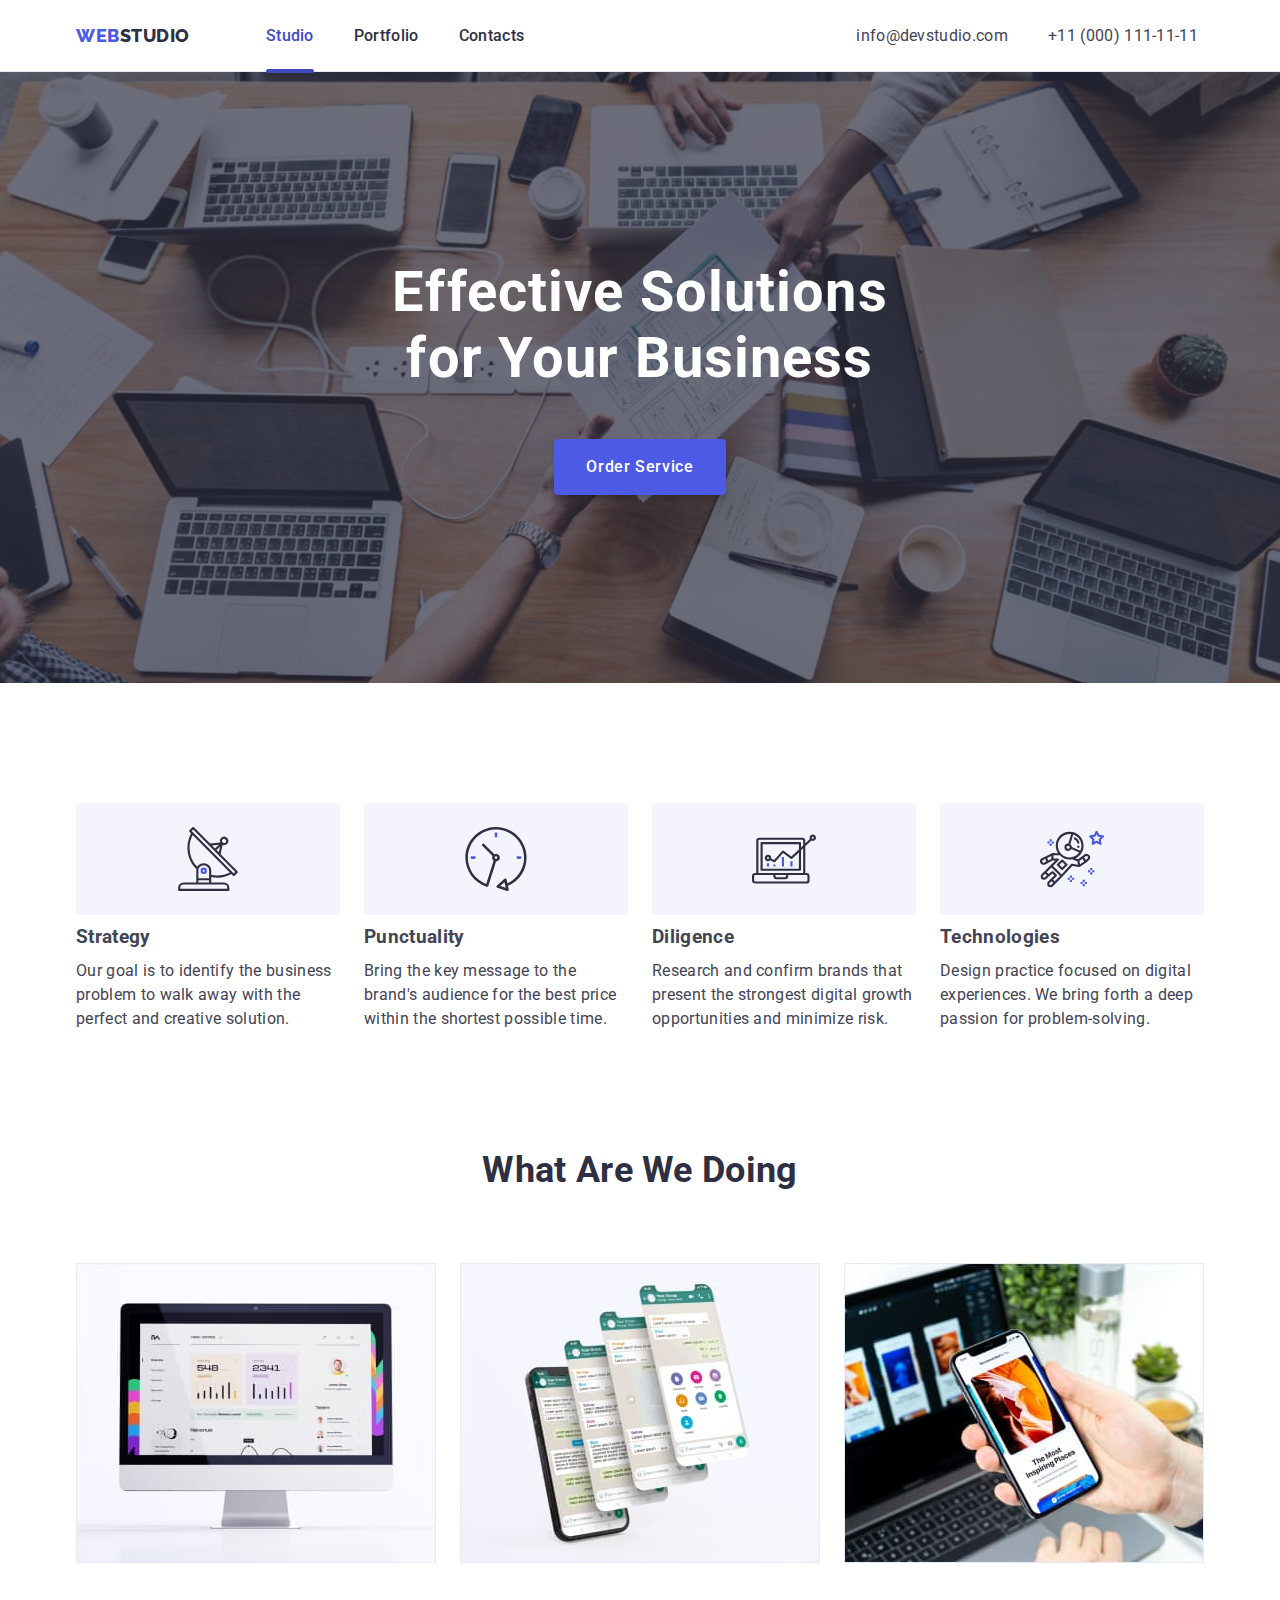
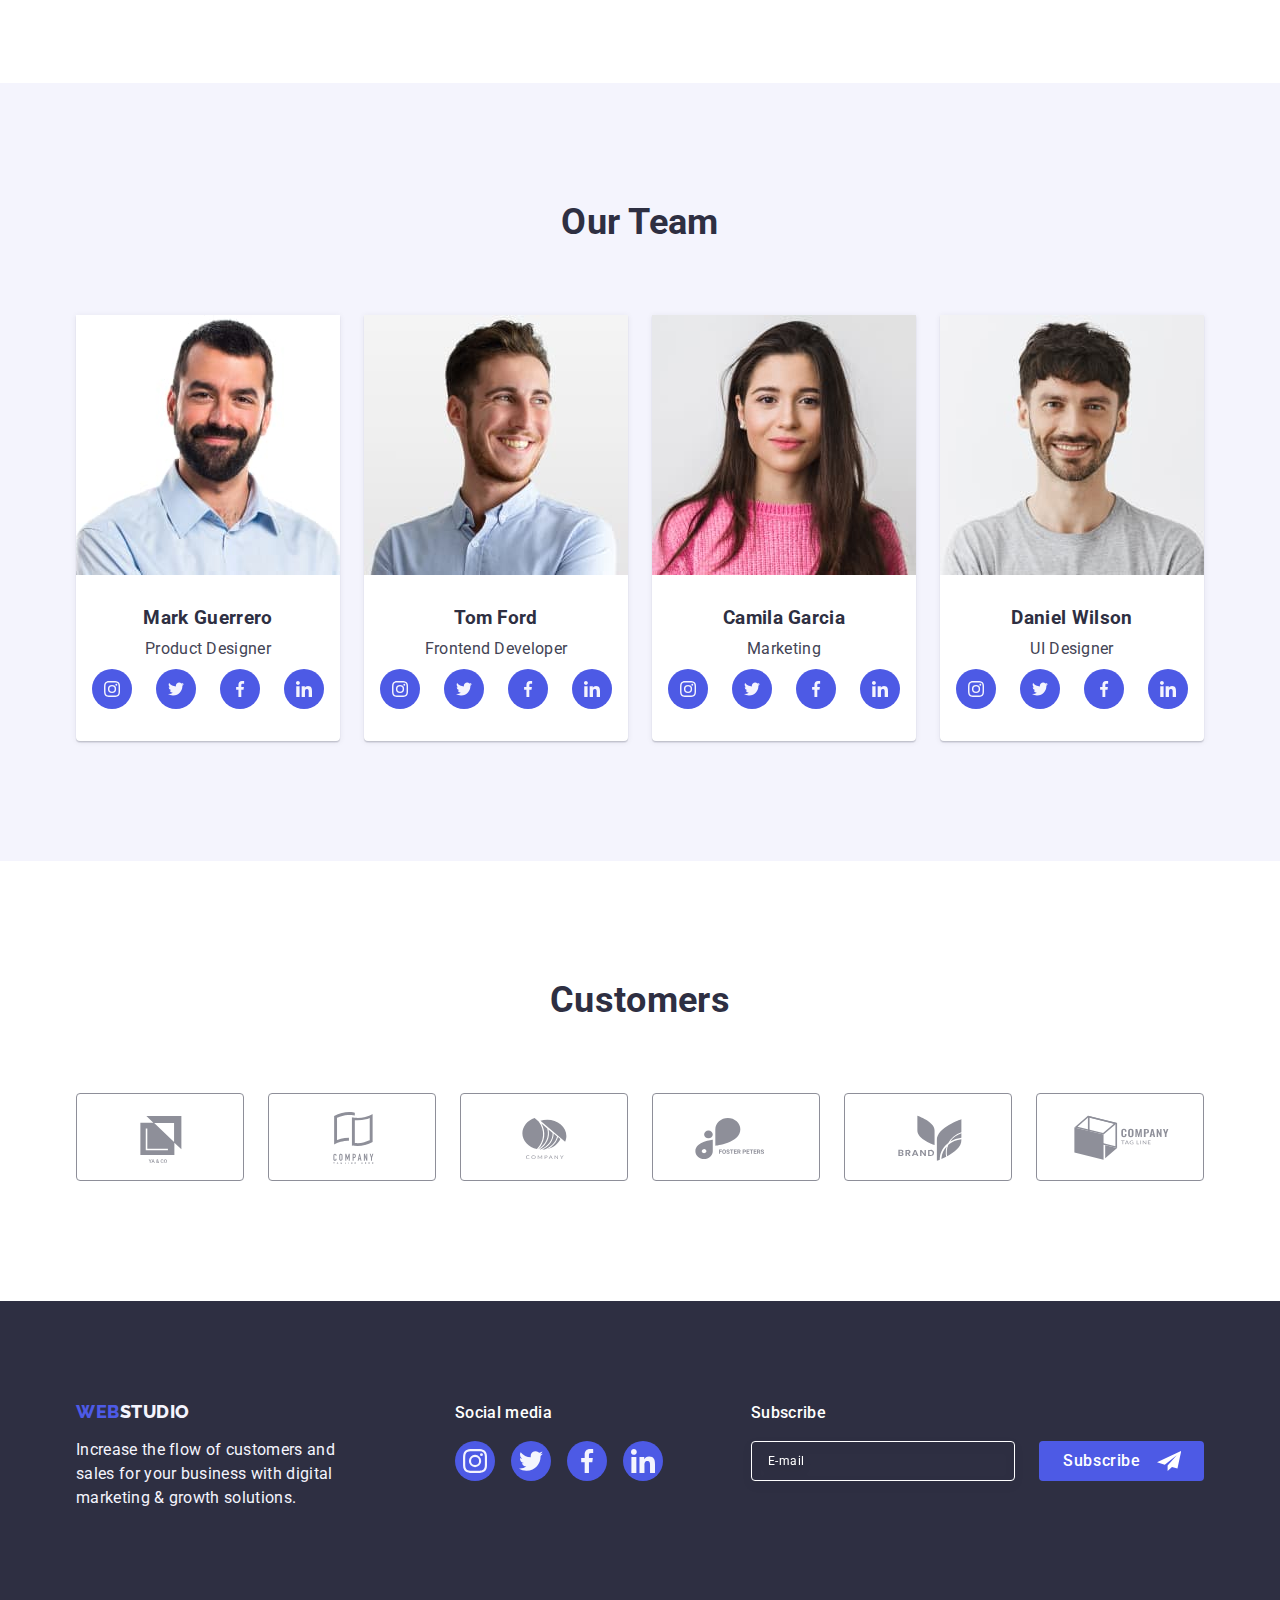
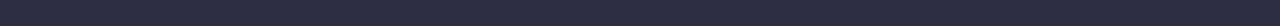
<file: index.html>
<!DOCTYPE html>
<html lang="en">
 <head>
    <meta charset="UTF-8">
    <meta http-equiv="X-UA-Compatible" content="IE=edge">
    <meta name="viewport" content="width=device-width, initial-scale=1.0">
    <title>Document</title>
    <link rel="preconnect" href="https://fonts.googleapis.com">
    <link rel="preconnect" href="https://fonts.gstatic.com" crossorigin>
    <link href="https://fonts.googleapis.com/css2?family=Roboto:wght@400;500;700;900&display=swap" rel="stylesheet">
    <link href="https://fonts.googleapis.com/css2?family=Raleway:wght@400;500;700;800;900&display=swap" rel="stylesheet">   
    <link rel="stylesheet" href="https://cdnjs.cloudflare.com/ajax/libs/modern-normalize/1.1.0/modern-normalize.min.css">
    <link rel="stylesheet" href="./css/styles.css">

 </head>
   
 <body>
  <header class="page-header">
    <div class="container page-header-container">
      <nav class="page-navigation"> 
        <a href="./index.html" class="header-logo link">Web<span class="header-logo-second">Studio</span></a>
        <ul class="menu list">
          <li class="menu-item">
             <a href="./index.html" class="menu-link current link">Studio</a></li>
          <li class="menu-item">
             <a href="./portfolio.html" class="menu-link link">Portfolio</a></li>
          <li class="menu-item">
             <a href="" class="menu-link link">Contacts</a></li>
        </ul>
      </nav> 
      <address class="header-adress">
        <ul class="header-asdress-list list">
             <li class="menu-item">
               <a class="header-contacts link" href="mailto:info@devstudio.com">info@devstudio.com</a></li>
              <li class="menu-item">
                <a class="header-contacts link" href="tel:+110001111111">+11 (000) 111-11-11</a></li>
        </ul>
      </address>  
    </div>
  </header>
     
  <main>
  <!--section 1 Effective Solutions for Your Business-->
  <section class="hero-oder"> 
    <div class="container">
      <h1 class="hero-title">Effective Solutions for Your Business</h1>
      <button class="hero-btn" type="button" data-modal-open>Order Service</button>
    </div>                                                                                                                                                                                                                                                                                                                                                                                       

  </section>  
  
 
  <!--section 2 Feature-->
  <section class="section-feature">
    <div class="container">
      <h2 class="visually-hidden">strategy</h2>
   
      <ul class="feature-list list">
        <li class="feature-list-item">
          <div class="feature-list-item-icon">
            <svg class="feature-list-icon" 
            aria-label="strategy" 
            width="64" 
            height="64">
            <use href="./images/icons.svg#icon-strategy"></use>
          </svg>
          </div>       
          <h3 class="title">Strategy</h3>
          <p class="text">Our goal is to identify the business problem to walk away with the perfect and creative solution.</p>

        </li>
        
        <li class="feature-list-item icon-punctuality">
          <div class="feature-list-item-icon">
            <svg class="feature-list-icon" 
            aria-label="punctuality" 
            width="64" 
            height="64">
            <use href="./images/icons.svg#icon-punctuality"></use>
          </svg>
          </div>   
          <h3 class="title">Punctuality</h3>
          <p class="text">Bring the key message to the brand's audience for the best price within the shortest possible time.</p>
        </li>
  
        <li class="feature-list-item icon-diligence">
          <div class="feature-list-item-icon">
            <svg class="feature-list-icon" 
            aria-label="diligence" 
            width="64" 
            height="64">
            <use href="./images/icons.svg#icon-diligence"></use>
          </svg>
          </div>   
          <h3 class="title">Diligence</h3>
          <p class="text">Research and confirm brands that present the strongest digital growth opportunities and minimize risk.</p>
        </li>
  
        <li class="feature-list-item icon-technologies">
          <div class="feature-list-item-icon">
            <svg class="feature-list-icon" 
            aria-label="technologies" 
            width="64" 
            height="64">
            <use href="./images/icons.svg#icon-technologies"></use>
          </svg>
          </div>   
           <h3 class="title">Technologies</h3>
          <p class="text">Design practice focused on digital experiences. We bring forth a deep passion for problem-solving.</p>
        </li>
      </ul>
    </div>
   </section>
  
    
      
    <!--section 3 projects-->
    <section class="section-projects">
      <div class="container">
        <h2 class="section-title">What are we doing</h2>
        <ul class="projects-list list">
          <li class="item">
             <img src="./images/Rectangle1.jpg" width="360" alt="monitore"></li>
          <li class="item"> 
             <img src="./images/Rectangle2.jpg" width="360" alt="smartphone"></li>
          <li class="item"> 
             <img src="./images/Rectangle3.jpg" width="360" alt="smartphone+laptop"></li>
        </ul> 
      </div>
    </section>
      

  <!--section 4 Our Team-->
     <section class="section-team">
      <div class="container">
        <h2 class="section-title">Our Team</h2>
        <ul class="team-list list">
           <li class="item"> 
            <img class="img" src="./images/mark_guerrero.jpg" width="264" alt="Mark Guerrero"> 
            <div class="team-item-content">
              <h3 class="title">Mark Guerrero</h3>
              <p class="text">Product Designer</p>
              <ul class="social-list list">
                <li class="social-list-item">
                  <a href="" class="social-list-link">
                    <svg
                      class="social-list-icon"
                      aria-label="icon-instagram"
                      width="16"
                      height="16"
                      >
                      <use href="./images/icons.svg#icon-instagram"></use>
                    </svg>
                  </a>
                </li>
                <li class="social-list-item">
                  <a href="" class="social-list-link">
                    <svg
                      class="social-list-icon"
                      aria-label="icon-twitter"
                      width="16"
                      height="16"
                    >
                      <use href="./images/icons.svg#icon-twitter"></use>
                    </svg>
                  </a>
                </li>
                <li class="social-list-item">
                  <a href="" class="social-list-link">
                    <svg
                      class="social-list-icon"
                      aria-label="icon-facebook"
                      width="16"
                      height="16"
                    >
                      <use href="./images/icons.svg#icon-facebook"></use>
                    </svg>
                  </a>
                </li>
                <li class="social-list-item">
                  <a href="" class="social-list-link">
                    <svg
                      class="social-list-icon"
                      aria-label="icon-linkedin"
                      width="16"
                      height="16"
                    >
                      <use href="./images/icons.svg#icon-linkedin"></use>
                    </svg>
                  </a>
                </li>
              </ul> 
            </div>
           </li>
             
           <li class="item">
             <img class="img" src="./images/tom_ford.jpg" width="264" alt="Tom Ford">
             <div class="team-item-content">
              <h3 class="title">Tom Ford</h3>
              <p class="text">Frontend Developer</p>
              <ul class="social-list list">
                <li class="social-list-item">
                  <a href="" class="social-list-link">
                    <svg
                      class="social-list-icon"
                      aria-label="icon-instagram"
                      width="16"
                      height="16"
                    >
                      <use href="./images/icons.svg#icon-instagram"></use>
                    </svg>
                  </a>
                </li>
                <li class="social-list-item">
                  <a href="" class="social-list-link">
                    <svg
                      class="social-list-icon"
                      aria-label="icon-twitter"
                      width="16"
                      height="16"
                    >
                      <use href="./images/icons.svg#icon-twitter"></use>
                    </svg>
                  </a>
                </li>
                <li class="social-list-item">
                  <a href="" class="social-list-link">
                    <svg
                      class="social-list-icon"
                      aria-label="icon-facebook"
                      width="16"
                      height="16"
                    >
                      <use href="./images/icons.svg#icon-facebook"></use>
                    </svg>
                  </a>
                </li>
                <li class="social-list-item">
                  <a href="" class="social-list-link">
                    <svg
                      class="social-list-icon"
                      aria-label="icon-linkedin"
                      width="16"
                      height="16"
                    >
                      <use href="./images/icons.svg#icon-linkedin"></use>
                    </svg>
                  </a>
                </li>
              </ul> 
            </div>
           </li>
           
           <li class="item">
             <img class="img" src="./images/сamila_garcia.jpg" width="264" alt="Camila Garcia">
             <div class="team-item-content">
              <h3 class="title">Camila Garcia</h3>
              <p class="text">Marketing</p>
              <ul class="social-list list">
                <li class="social-list-item">
                  <a href="" class="social-list-link">
                    <svg
                      class="social-list-icon"
                      aria-label="icon-instagram"
                      width="16"
                      height="16"
                      >
                      <use href="./images/icons.svg#icon-instagram"></use>
                    </svg>
                  </a>
                </li>
                <li class="social-list-item">
                  <a href="" class="social-list-link">
                    <svg
                      class="social-list-icon"
                      aria-label="icon-twitter"
                      width="16"
                      height="16"
                    >
                      <use href="./images/icons.svg#icon-twitter"></use>
                    </svg>
                  </a>
                </li>
                <li class="social-list-item">
                  <a href="" class="social-list-link">
                    <svg
                      class="social-list-icon"
                      aria-label="icon-facebook"
                      width="16"
                      height="16"
                    >
                      <use href="./images/icons.svg#icon-facebook"></use>
                    </svg>
                  </a>
                </li>
                <li class="social-list-item">
                  <a href="" class="social-list-link">
                    <svg
                      class="social-list-icon"
                      aria-label="icon-linkedin"
                      width="16"
                      height="16"
                    >
                      <use href="./images/icons.svg#icon-linkedin"></use>
                    </svg>
                  </a>
                </li>
              </ul> 
             </div>
              
           </li>
   
           <li class="item">
             <img src="./images/daniel_wilson.jpg" width="264" alt="Daniel Wilson">
             <div class="team-item-content">
              <h3 class="title">Daniel Wilson</h3>
              <p class="text">UI Designer</p>
              <ul class="social-list list">
                <li class="social-list-item">
                  <a href="" class="social-list-link">
                    <svg
                      class="social-list-icon"
                      aria-label="icon-instagram"
                      width="16"
                      height="16"
                      >
                      <use href="./images/icons.svg#icon-instagram"></use>
                    </svg>
                  </a>
                </li>
                <li class="social-list-item">
                  <a href="" class="social-list-link">
                    <svg
                      class="social-list-icon"
                      aria-label="icon-twitter"
                      width="16"
                      height="16"
                    >
                      <use href="./images/icons.svg#icon-twitter"></use>
                    </svg>
                  </a>
                </li>
                <li class="social-list-item">
                  <a href="" class="social-list-link">
                    <svg
                      class="social-list-icon"
                      aria-label="icon-facebook"
                      width="16"
                      height="16"
                    >
                      <use href="./images/icons.svg#icon-facebook"></use>
                    </svg>
                  </a>
                </li>
                <li class="social-list-item">
                  <a href="" class="social-list-link">
                    <svg
                      class="social-list-icon"
                      aria-label="icon-linkedin"
                      width="16"
                      height="16"
                    >
                      <use href="./images/icons.svg#icon-linkedin"></use>
                    </svg>
                  </a>
                </li>
              </ul> 
             </div>
           </li>
        </ul>    
      </div>
     </section>



     
  <!--section Costomers-->
  <section class="section-customers">
    <div class="container">
      <h2 class="section-title">Customers</h2>
       <ul class="customers-list list">
         <li class="customers-list-item">
             <a href="" class="customers-list-link link">
              <svg class="customers-logo" aria-label="logo ya-co"
                width="104"
                height="56">
               <use href="./images/icons.svg#icon-ya-co"></use>
               </svg>
              </a>
         </li>
         
         <li class="customers-list-item">
           <a href="" class="customers-list-link link">
             <svg class="customers-logo" aria-label="logo company-tagline-here"
              width="104"
              height="56">
              <use href="./images/icons.svg#icon-company_tagline_here"></use>
             </svg>
            </a>
         </li>

         <li class="customers-list-item">
          <a href="" class="customers-list-link link">
            <svg class="customers-logo" aria-label="logo company"
           width="104"
           height="56">
             <use href="./images/icons.svg#icon-company"></use>
             </svg>
            </a>
         </li>

         <li class="customers-list-item">
          <a href="" class="customers-list-link link">
            <svg class="customers-logo" aria-label="logo foster_peters"
           width="104"
           height="56">
             <use href="./images/icons.svg#icon-foster_peters"></use>
             </svg>
            </a>
         </li>

         <li class="customers-list-item">
          <a href="" class="customers-list-link link">
            <svg class="customers-logo" aria-label="logo brand"
           width="104"
           height="56">
             <use href="./images/icons.svg#icon-brand"></use>
             </svg>
            </a>
         </li>

         <li class="customers-list-item">
          <a href="" class="customers-list-link link">
            <svg class="customers-logo" aria-label="logo company_tag_line"
           width="104"
           height="56">
             <use href="./images/icons.svg#icon-company_tag_line"></use>
             </svg>
            </a>
         </li>
      </ul>
    </div>
  </section>



  </main>
    
 <!-- footer -->
  <footer class="footer">
    <div class="container footer-container">
      <div class="footer-logo-media">
        <a class="footer-logo link" href="./index.html" >Web<span class="footer-logo-second">Studio</span></a>
        <p class="footer-text">Increase the flow of customers and sales for your business with digital marketing & growth solutions.</p>    
      </div>
   
      <div class="footer-social-media">
        <p class="social-media-text">Social media</p>
        <ul class="footer-social-list list">
            <li class="social-list-item">
              <a href="" class="footer-social-link link">
                <svg
                  class="social-list-icon"
                  aria-label="icon-instagram"
                  width="24"
                  height="24"
                  >
                  <use href="./images/icons.svg#icon-instagram"></use>
                </svg>
              </a>
            </li>
            <li class="social-list-item">
              <a href="" class="footer-social-link link">
                <svg
                  class="social-list-icon"
                  aria-label="icon-twitter"
                  width="24"
                  height="24"
                >
                  <use href="./images/icons.svg#icon-twitter"></use>
                </svg>
              </a>
            </li>
            <li class="social-list-item">
              <a href="" class="footer-social-link link">
                <svg
                  class="social-list-icon"
                  aria-label="icon-facebook"
                  width="24"
                  height="24"
                >
                  <use href="./images/icons.svg#icon-facebook"></use>
                </svg>
              </a>
            </li>
            <li class="social-list-item">
              <a href="" class="footer-social-link link">
                <svg
                  class="social-list-icon"
                  aria-label="icon-linkedin"
                  width="24"
                  height="24"
                >
                  <use href="./images/icons.svg#icon-linkedin"></use>
                </svg>
              </a>
            </li>
          </ul>   
      </div>

      <div class="footer-subscribe">
        <p class="footer-subscribe-text">Subscribe</p>
        <form class="footer-subscribe-form">
          <label for="email" class="footer-subscribe-wrapper">
            <input class="footer-subscribe-form-input" 
            id="email"
            type="email" 
            name="user-mail"
            required
            pattern=""
            title="xxxx@xxx.xx"
            placeholder="E-mail">  
           </label>
        
           <button type="submit" class="footer-subscribe-btn">Subscribe
              <svg class="footer-subscribe-form-send" width="24" height="24">
               <use href="./images/icons.svg#icon-send"></use></svg>
           </button>
        </form>
      </div>
    </div>

  </footer>  
    <div class="backdrop is-hidden" data-modal>
      <div class="modal">
          <button type="button" class="modal-close-btn" data-modal-close>
            <svg class="modal-close-icon" width="8" height="8">
              <use href="./images/icons.svg#icon-close"></use>
            </svg>
          </button>
      
            <p class="contact-form-title">Leave your contacts and we will call you back</p>
         
          <form class="contact-form">
           <div class="contact-form-field">
             <label for="user-name" class="contact-form-field-wrapper">Name</label>
                <div class="contact-form-input-wrapper">
                  <input class="contact-form-input"     
                    id="user-name"
                    type="text" 
                    name="user_name"
                    required
                    pattern="[a-zA-Zя-яА-ЯїїіІїЇєЄґ']+"
                    >
                  <svg class="contact-form-input-icon" width="18" height="24">
                    <use href="./images/icons.svg#icon-name"></use>
                  </svg>
                </div>
            </div>

            <div class="contact-form-field">
              <label for="user-phone" class="contact-form-field-wrapper">Phone</label>
                 <div class="contact-form-input-wrapper">
                   <input class="contact-form-input"     
                     id="user-phone"
                     type="tel" 
                     name="user_phone"
                     required
                     pattern="[[0-9]{3}+[0-9]{3}+[0-9]{2}+[0-9]{2}]"
                     >
                   <svg class="contact-form-input-icon" width="18" height="24">
                     <use href="./images/icons.svg#icon-phone"></use>
                   </svg>
                 </div>
             </div>

             <div class="contact-form-field">
              <label for="user-email" class="contact-form-field-wrapper">Email</label>
                 <div class="contact-form-input-wrapper">
                   <input class="contact-form-input"     
                     id="user-email"
                     type="email" 
                     name="user_email"
                     required
                     pattern=""
                     >
                   <svg class="contact-form-input-icon" width="18" height="24">
                     <use href="./images/icons.svg#icon-email"></use>
                   </svg>
                 </div>
             </div>

             <div class="contact-form-field-comment">
               <label for="user-comment" class="contact-form-field-wrapper">Comment</label>
                <div class="contact-form-field-disc">
                  <textarea 
                  id="user-comment" 
                  class="contact-form-comment"
                  name="user-comment" 
                  placeholder="Text input"
                  ></textarea>
                </div>
             </div>
                 
            <div class="contact-form-checkbox">
              <input class="contact-form-checkbox-input visually-hidden"
              type="checkbox"  
              id="user-privacy" 
              value="true" 
              required
              >

              <div class="contact-form-own">
                <svg class="contact-form-own-checkbox-icon" width="10" height="8">
                  <use class="contact-form-checkmark-icon" href="./images/icons.svg#icon-checkmark"></use>
               </svg>
                <label for="user-privacy" class="contact-form-checkbox-wrapper">I accept the terms and conditions of the
                  <a href="" class="contact-form-checkbox-privacy">Privacy Policy</a>
                </label>
      
              </div>
             
            </div>

            <button type="submit" class="contact-form-submit">Send</button>
 

         </form>      
        </div>
        
        
    </div>
 <script src="./js/modal.js"></script>
 </body>
</html>
</file>
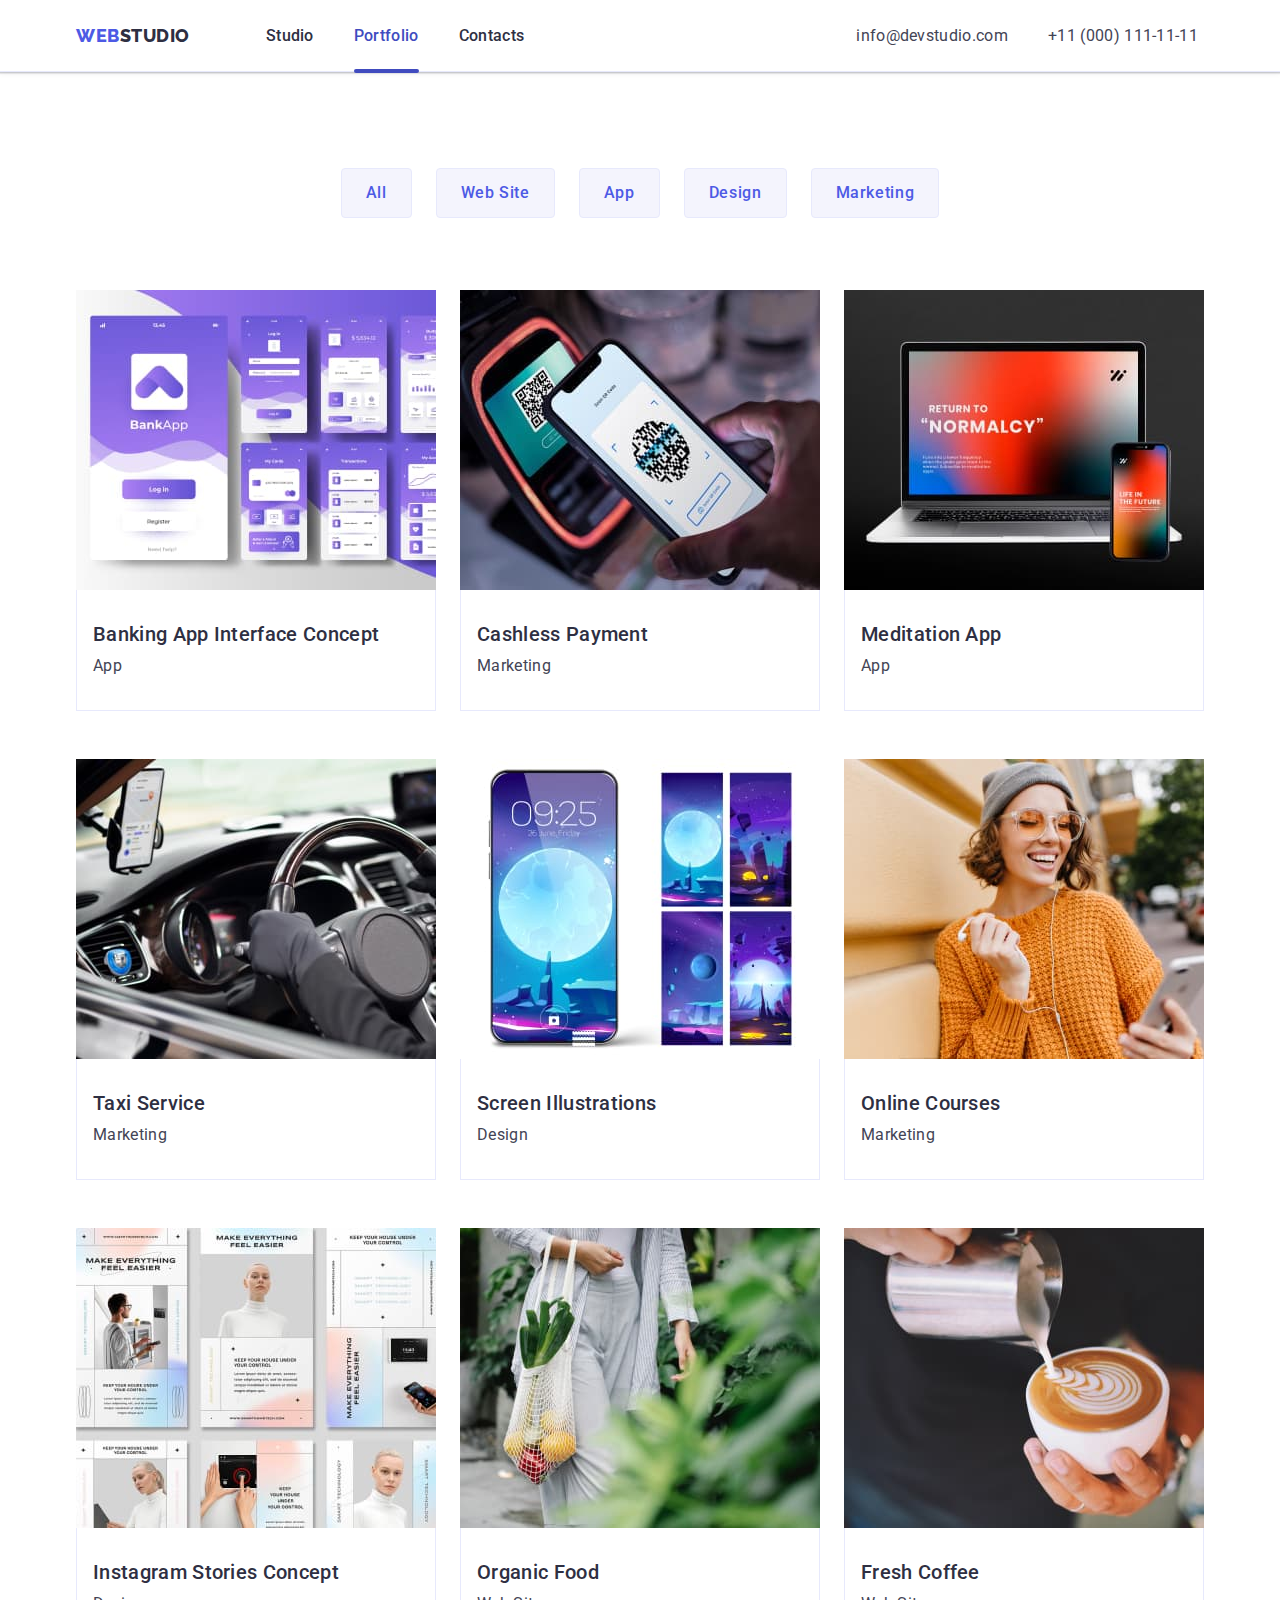
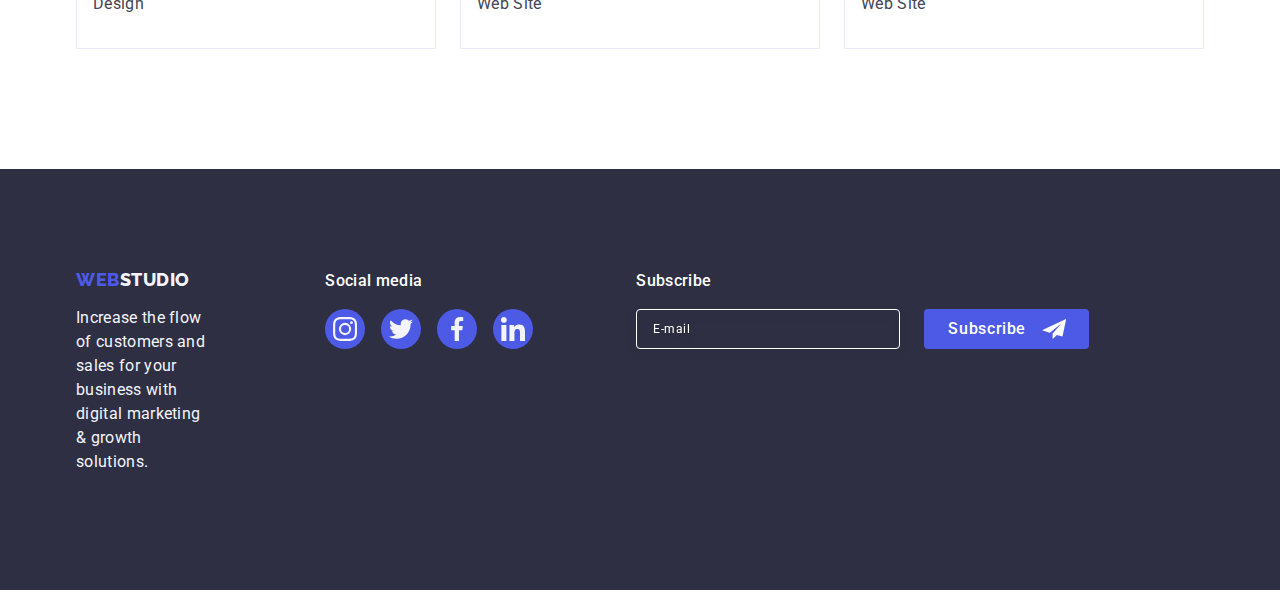
<file: portfolio.html>
<!DOCTYPE html>
<html lang="en">
<head>
  <meta charset="UTF-8">
    <meta http-equiv="X-UA-Compatible" content="IE=edge">
    <meta name="viewport" content="width=device-width, initial-scale=1.0">
    <title>Document</title>
    <link rel="preconnect" href="https://fonts.googleapis.com">
    <link rel="preconnect" href="https://fonts.gstatic.com" crossorigin>
    <link href="https://fonts.googleapis.com/css2?family=Roboto:wght@400;500;700;900&display=swap" rel="stylesheet">
    <link href="https://fonts.googleapis.com/css2?family=Raleway:wght@400;500;700;800;900&display=swap" rel="stylesheet">   
    <link rel="stylesheet" href="https://cdnjs.cloudflare.com/ajax/libs/modern-normalize/1.1.0/modern-normalize.min.css">
    <link rel="stylesheet" href="./css/styles.css">
</head> 
  
<body>
  <header class="page-header">
    <div class="container page-header-container">
      <nav class="page-navigation"> 
        <a href="./index.html" class="header-logo link">Web<span class="header-logo-second">Studio</span></a>
       <ul class="menu list">
        <li class="menu-item">
          <a href="./index.html" class="menu-link link" >Studio</a></li>
        <li class="menu-item">
          <a href="./portfolio.html" class="menu-link link current" >Portfolio</a></li>
        <li class="menu-item">
          <a href="" class="menu-link link" >Contacts</a></li>
     </ul>
      </nav>

    <address class="header-adress"> 
      <ul class="header-asdress-list list">
        <li class="menu-item">
          <a class="header-contacts link" href="mailto:info@devstudio.com">info@devstudio.com</a></li>
        <li class="menu-item">
          <a class="header-contacts link" href="tel:+110001111111">+11 (000) 111-11-11</a></li>
      </ul>
    </address>
  </div>
 </header>
  
<main>
  <section class="portfolio">
   <div class="container">
    <h1 class="visually-hidden">portfolio</h1>
    <ul class="portfolio-filter list">
          <li class="portfolio-filter-item">
             <button class="filter-btn button" type="button">All</button></li>
          <li class="portfolio-filter-item">
             <button class="filter-btn button" type="button">Web Site</button></li>
          <li class="portfolio-filter-item">
             <button class="filter-btn button" type="button">App</button></li>
          <li class="portfolio-filter-item">
              <button class="filter-btn button" type="button">Design</button></li>
          <li class="portfolio-filter-item">
              <button class="filter-btn button" type="button">Marketing</button></li>
    </ul>

    <ul class="portfolio-projects-list list">
      <li class="projects-item">
        <a class="projects-link link" href="">
          <div class="projects-link-img-wraper">
            <img src="./images/banking_app_interface_concept.jpg" width="360" alt="Banking App Interface Concept">
            <p class="overlay">
             14 Stylish and User-Friendly App Design Concepts · Task Manager App · Calorie Tracker App · Exotic Fruit Ecommerce App
              · Cloud Storage App
            </p>
          </div>
         
          <div class="projects-text-content">
            <h2 class="section-title-projects">Banking App Interface Concept</h2>
            <p class="text-projects">App</p>
          </div>
        </a>
      </li>

      <li class="projects-item">
        <a class="projects-link link" href="">
          <div class="projects-link-img-wraper">
            <img src="./images/cashless_payment.jpg" width="360" alt="Cashless Payment">
            <p class="overlay">
              14 Stylish and User-Friendly App Design Concepts · Task Manager App · Calorie Tracker App · Exotic Fruit Ecommerce App
              · Cloud Storage App
            </p>
          </div>
          <div class="projects-text-content">
            <h2 class="section-title-projects">Cashless Payment</h2>
            <p class="text-projects">Marketing</p>
          </div>
        
        </a> 
      </li>

      <li class="projects-item">
        <a class="projects-link link" href="">
          <div class="projects-link-img-wraper">
            <img src="./images/meditation_app.jpg" width="360" alt="Meditation App">
            <p class="overlay">
            14 Stylish and User-Friendly App Design Concepts · Task Manager App · Calorie Tracker App · Exotic Fruit Ecommerce App
            · Cloud Storage App
            </p>
          </div>
        <div class="projects-text-content">
          <h2 class="section-title-projects">Meditation App</h2>
          <p class="text-projects">App</p>
        </div>
        </a> 
      </li>

      <li class="projects-item">
        <a class="projects-link link" href="">
          <div class="projects-link-img-wraper">
            <img src="./images/taxi_service.jpg" width="360" alt="Taxi Service">
            <p class="overlay">
              14 Stylish and User-Friendly App Design Concepts · Task Manager App · Calorie Tracker App · Exotic Fruit Ecommerce App
            · Cloud Storage App
            </p>
          </div>
        <div class="projects-text-content">
          <h2 class="section-title-projects">Taxi Service</h2>
          <p class="text-projects">Marketing</p>
        </div>
        
        </a> 
      </li>

      <li class="projects-item">
        <a class="projects-link link" href="">
          <div class="projects-link-img-wraper">
          <img src="./images/screen_illustrations.jpg" width="360" alt="Screen Illustrations">
            <p class="overlay">
              14 Stylish and User-Friendly App Design Concepts · Task Manager App · Calorie Tracker App · Exotic Fruit Ecommerce App
              · Cloud Storage App
            </p>
          </div>
         
          <div class="projects-text-content">
            <h2 class="section-title-projects">Screen Illustrations</h2>
            <p class="text-projects">Design</p>
          </div>
      
        </a>
      </li>

      <li class="projects-item">
        <a class="projects-link link" href="">
          <div class="projects-link-img-wraper">
            <img src="./images/online_courses.jpg" width="360" alt="Online Courses">
            <p class="overlay">
              14 Stylish and User-Friendly App Design Concepts · Task Manager App · Calorie Tracker App · Exotic Fruit Ecommerce App
              · Cloud Storage App
            </p>
          </div>
         <div class="projects-text-content">
          <h2 class="section-title-projects">Online Courses</h2>
          <p class="text-projects">Marketing</p>
         </div>
         </a>
      </li>
  
      <li class="projects-item"> 
        <a class="projects-link link" href="">
          <div class="projects-link-img-wraper">
            <img src="./images/instagram_stories_concept.jpg" width="360" alt="Instagram Stories Concept">
            <p class="overlay">
            14 Stylish and User-Friendly App Design Concepts · Task Manager App · Calorie Tracker App · Exotic Fruit Ecommerce App
            · Cloud Storage App
            </p>
          </div>
         <div class="projects-text-content">
          <h2 class="section-title-projects">Instagram Stories Concept</h2>
          <p class="text-projects">Design</p>
         </div>
         
        </a>
      </li>

      <li class="projects-item"> 
        <a class="projects-link link" href="">
          <div class="projects-link-img-wraper">
            <img src="./images/organic_food.jpg" width="360" alt="Instagram Stories Concept">
            <p class="overlay">
            14 Stylish and User-Friendly App Design Concepts · Task Manager App · Calorie Tracker App · Exotic Fruit Ecommerce App
            · Cloud Storage App
            </p>
          </div>
    
         <div class="projects-text-content">
          <h2 class="section-title-projects">Organic Food</h2>
          <p class="text-projects">Web Site</p>
        </div>

        </a>
      </li>

      <li class="projects-item"> 
        <a class="projects-link link" href="">
          <div class="projects-link-img-wraper">
            <img src="./images/fresh-coffee.jpg" width="360" alt="Fresh Coffee">
            <p class="overlay">
               14 Stylish and User-Friendly App Design Concepts · Task Manager App · Calorie Tracker App · Exotic Fruit Ecommerce App
              · Cloud Storage App
            </p>
          </div>
          <div class="projects-text-content">
           <h2 class="section-title-projects">Fresh Coffee</h2>
           <p class="text-projects">Web Site</p>
         </div>
        </a>
      </li>
    </ul>
   </div>
   
   </section>
  </main>

  <footer class="footer">
    <div class="container footer-container">
      <div class="footer-logo-media">
        <a class="footer-logo link" href="./index.html" >Web<span class="footer-logo-second">Studio</span></a>
        <p class="footer-text">Increase the flow of customers and sales for your business with digital marketing & growth solutions.</p>    
      </div>
   
      <div class="footer-social-media">
        <p class="social-media-text">Social media</p>
        <ul class="footer-social-list list">
            <li class="social-list-item">
              <a href="" class="footer-social-link link">
                <svg
                  class="social-list-icon"
                  aria-label="icon-instagram"
                  width="24"
                  height="24"
                  >
                  <use href="./images/icons.svg#icon-instagram"></use>
                </svg>
              </a>
            </li>
            <li class="social-list-item">
              <a href="" class="footer-social-link link">
                <svg
                  class="social-list-icon"
                  aria-label="icon-twitter"
                  width="24"
                  height="24"
                >
                  <use href="./images/icons.svg#icon-twitter"></use>
                </svg>
              </a>
            </li>
            <li class="social-list-item">
              <a href="" class="footer-social-link link">
                <svg
                  class="social-list-icon"
                  aria-label="icon-facebook"
                  width="24"
                  height="24"
                >
                  <use href="./images/icons.svg#icon-facebook"></use>
                </svg>
              </a>
            </li>
            <li class="social-list-item">
              <a href="" class="footer-social-link link">
                <svg
                  class="social-list-icon"
                  aria-label="icon-linkedin"
                  width="24"
                  height="24"
                >
                  <use href="./images/icons.svg#icon-linkedin"></use>
                </svg>
              </a>
            </li>
          </ul>    
      </div>

      <div class="footer-subscribe container">
        <p class="footer-subscribe-text">Subscribe</p>
        <form class="footer-subscribe-form">
          <label for="email" class="footer-subscribe-wrapper">
            <input class="footer-subscribe-form-input" 
            id="email"
            type="email" 
            name="user-mail"
            required
            pattern=""
            title="xxxx@xxx.xx"
            placeholder="E-mail">  
           </label>
        
           <button type="submit" class="footer-subscribe-btn">Subscribe
              <svg class="footer-subscribe-form-send" width="24" height="24">
               <use href="./images/icons.svg#icon-send"></use></svg>
           </button>
        </form>
      </div>
    </div>


  </footer>
  <script src="./js/modal.js"></script>
</body>
</html>
</file>
<file: css/styles.css>
/* цвет основного текста  #2E2F42 */
/* вторичный цвет основного текста #434455*/
/* белый #FFFFFF*/
/* акцент #4D5AE5*/
/* вторичный цвет фона #F4F4FD */
/* цвет адреса #434455 */
/* цвет логотипа синий #4D5AE5 */
/* цвет логотипа белый #F4F4FD */



:root {
  --main-font-family: "Roboto", sans-serif;
  --secondary-font-family: "Raleway", sans-serif ;
  --primary-text-color: #434455;
  --title-text-color: #2E2F42;
  --accent-color: #4D5AE5;
  --primary-white-color: #FFFFFF;
  --change-color: #404bbf;
  --backgound-Team-cloud:#F4F4FD;
  --border-line: #E7E9FC;
  --sosial-links: #4d5ae5;
  --icon-color: #f4f4fd;
  --icon-customers:  #8e8f99;
  --click-color: #31d0aa;
  /* --transition-duration-and-func: color 250ms cubic-bezier(0.4, 0, 0.2, 1); */
  --modal-window: #FCFCFC;


}

html {
  box-sizing:border-box
}

*::before,
*::after {
  box-sizing: inherit;
}

.list {
  list-style: none;
}

.link {
  text-decoration: none;
}

.button {
  cursor: pointer;
}

h1,
h2,
h3,
h4,
p {
  margin-top: 0;
  margin-bottom: 0;
}

ul,
ol {
  margin-top: 0;
  margin-bottom: 0;
  padding-left: 0;
}

img {
  display: block;
}

body {
  font-family: var(--main-font-family);
  font-style: normal;
  font-weight: 400;
  font-size: 16px;
  line-height: 1.5;
  letter-spacing: 0.02em;
  color: var(--primary-text-color);  
  background-color: var(--primary-white-color);
}

.container {
  width: 1158px;
  margin-left: auto;
  margin-right: auto;
  padding-left: 15px;
  padding-right: 15px;
}

.section {
  padding-top: 120px;
  padding-bottom: 120px;
} 

.title {
  margin-bottom: 8px; 
}

.visually-hidden {
  position: absolute;
  width: 1px;
  height: 1px;
  margin: -1px;
  border: 0;
  padding: 0;
  white-space: nowrap;
  clip-path: inset(100%);
  clip: rect(0 0 0 0);
  overflow: hidden;
}
/* ================= COMPONENTS ================= */

.button {
  font-weight: 500;
  align-items: center;
  text-align: center;
  letter-spacing: 0.04em;
  color: var(--accent-color);
  background-color: var(--primary-white-color);
}
 
.hero-btn {
  display: block;
  min-width: 169px;
  height: 56px;
  margin-left: auto;
  margin-right: auto;
  padding: 16px 32px;
  box-shadow: 0px 4px 4px rgba(0, 0, 0, 0.15);
  border: none;
  border-radius: 4px;
  cursor: pointer;
  font-family: var(--main-font-family);
  font-weight: 500;
  font-size: 16px;
  line-height: 1.5;
  align-items: center;
  letter-spacing: 0.04em;
  color: var(--primary-white-color);
  background-color: var(--accent-color);
  
  transition: background-color 250ms cubic-bezier(0.4, 0, 0.2, 1);

}


.hero-btn:hover,
.hero-btn:focus {
  background-color: var(--change-color);
 
}


.filter-btn {
  padding: 12px 24px;
  border: 1px solid var(--border-line);
  border-radius: 4px;
  font-family: var(--main-font-family);
  font-style: normal;
  font-weight: 500;
  font-size: 16px;
  line-height: 1.5;
  align-items: center;
  text-align: center;
  letter-spacing: 0.04em;
  color: var(--accent-color);
  background-color: var(--backgound-Team-cloud);
  transition: color 250ms cubic-bezier(0.4, 0, 0.2, 1), background-color 250ms cubic-bezier(0.4, 0, 0.2, 1), border-color 250ms cubic-bezier(0.4, 0, 0.2, 1), box-shadow 250ms cubic-bezier(0.4, 0, 0.2, 1); 
 }

 .filter-btn:hover,
 .filter-btn:focus {
  border: 1px solid transparent;
  color: var(--primary-white-color);
  background-color: var(--change-color);
  box-shadow: 0px 3px 1px rgba(0, 0, 0, 0.1), 0px 2px 1px rgba(0, 0, 0, 0.08), 0px 2px 2px rgba(0, 0, 0, 0.12);  

}

.menu-link-text-content {
  padding-top: 32px;
  padding-bottom: 32px;
 
  border: 1px solid var(--border-line);
  border-top: none;
}

.section-title {
  margin-bottom: 72px;
  text-align: center;
  font-weight: 700;
  font-size: 36px;
  line-height: 1.11;
  text-transform: capitalize;  
  color: var(--title-text-color);
  }

  .social-list {
    display: flex;
    justify-content: center;
    gap: 24px; 
     
  }
  .social-list-item {
    width: 40px;
    height: 40px;

  }

.social-list-link {
  width: 100%;
  height: 100%;
  background-color: var(--sosial-links);
  border-radius: 50%;
  display: flex; 
  align-items: center;
  justify-content: center; 

  transition: background-color 250ms cubic-bezier(0.4, 0, 0.2, 1);
}

.social-list-link:hover,
.social-list-link:focus {
  background-color: var(--change-color); }



.social-list-icon {
  fill: var(--icon-color);
}


/* ================= /COMPONENTS ================= */

/* ================= HEADER ================= */
.page-header {
  height: 72px;
  border-bottom: 1px solid #e7e9fc;
  box-shadow: 0px 2px 1px rgba(46, 47, 66, 0.08), 0px 1px 1px rgba(46, 47, 66, 0.16), 0px 1px 6px rgba(46, 47, 66, 0.08); 
  background-repeat: no-repeat;
  background-position: center;
} 

.page-header-container {
  display: flex;
  align-items: center;
}

.page-navigation {
  display: flex;
  align-items: center; 
  font-weight: 500;
  text-decoration: none;
  color: var(--title-text-color);


transition: background-color 250ms cubic-bezier(0.4, 0, 0.2, 1), color 250ms cubic-bezier(0.4, 0, 0.2, 1);
} 
  
.page-navigation:hover,
.page-navigation:focus {
  color: var(--change-color);
  background-color: var(--primary-white-color);
  }

.header-logo {
  margin-right: 76px;
  font-family: var(--secondary-font-family);
  font-weight: 800;
  font-size: 18px;
  line-height: 1.2;
  letter-spacing: 0.03em;
  text-transform: uppercase;
  text-decoration: none;
  color: var(--accent-color);

  transition: color 250ms cubic-bezier(0.4, 0, 0.2, 1);
}


.header-logo:hover,
.header-logo:focus {
  color: var(--change-color);
  }

.header-logo-second {
  font-family: var(--secondary-font-family);
  font-weight: 800;
  font-size: 18px;
  line-height: 1.17;
  align-items: center;
  letter-spacing: 0.03em;
  text-transform: uppercase;
  color: var(--title-text-color);
}

.menu {
  display: flex;
  gap: 40px;
}

.menu-item {
  display: flex;
  gap: 70px;
  color: var(--title-text-color);
  letter-spacing: 0.02em;
}

.menu-link {
  padding-top: 24px;
  padding-bottom: 24px;
  font-weight: 500;
  color: var(--title-text-color);
  
}

.menu-link:hover,
.menu-link:focus {
  color: var(--change-color);
  background-color: var(--primary-white-color);
}

.current {
  position: relative;
  color: #404bbf;
  transition: color 250ms cubic-bezier(0.4, 0, 0.2, 1);
  background-color: var(--primary-white-color);
}


.current::after {
  content: "";
  position: absolute;
  left: 0;
  bottom: 0;
  border-radius: 2px;
  display: block;
  width: 100%;
  height: 4px;
  bottom: -1px;
  background-color: #404bbf;
  transition: background-color 250ms cubic-bezier(0.4, 0, 0.2, 1);
}


.header-asdress-list {
  display: flex;
  gap: 40px;
  margin-left: 332px;

}
 .header-contacts {
  display: flex;
  gap: 40px;
  color: var(--primary-text-color);  
  font-style: normal;

  transition: color 250ms cubic-bezier(0.4, 0, 0.2, 1);
}  
  
.header-contacts:hover,
.header-contacts:focus {
  color: var(--change-color);
  }

/* ================= /HEADER ================= */

/* ================= HERO ================= */

.hero-oder {
 max-width: 1440px;
 margin-left: auto;
 margin-right: auto;
 align-items: center;
 padding-top: 188px;
 padding-bottom: 188px;
 background-color: var(--title-text-color);
 background-image: linear-gradient(rgba(46, 47, 66, 0.7), rgba(46, 47, 66, 0.7)), url(../images/hero/people-office.jpg);
 background-size: cover;
 background-repeat: no-repeat;
 background-position: center;


}
 
.hero-title {
  max-width: 496px; 
  margin-left: auto;
  margin-right: auto;
  margin-bottom: 48px;
  font-family: var(--main-font-family);
  font-weight: 700;
  font-size: 56px;
  line-height: 1.17;
  letter-spacing: 0.02em;
  text-align: center;
  color: var(--primary-white-color);
  
}
/* ================= /HERO ================= */


/* ================= Feature ================= */

.section-feature {
  padding: 120px 0;
}

.feature-list {
  display: flex;
  align-items: flex-start;
  padding: 0px;
  gap: 24px;
}


.feature-list-item {
  width: calc((100% - 72px) / 4);

}

.feature-list-item-icon {
  display: flex;
  align-items: center;
  justify-content: center; 
  height: 112px;
  background-color: var(--backgound-Team-cloud);
  border-radius: 4px;
  margin-bottom: 8px; 
  } 

.feature-list .text {
  
  color: var(--primary-text-color);
  line-height: 1.5;
  }
/* ================= projects ================= */

.section-projects {
  padding-top: 0; 
  padding-bottom: 120px;
  top: 1016px;
  left: 156px;
  justify-content: center;
}


.projects-list {
  display: flex;
  gap: 24px;
  align-items: flex-start;
  padding: 0px;
  list-style: none;

} 

.projects-list >.item {
  color: var(--primary-text-color);
  list-style: none;
  width: calc((100% - 48px) / 3);
}
/* ================= /projects ================= */

.team .title {
    font-weight: 500;
    font-size: 20px;
    line-height: 1.2;
    list-style: none;
    text-align: center;
    letter-spacing: 0.02em;
    color: var(--title-text-color);
  }

/* =================  our team  ================= */

.section-team {
  padding-top: 120px; 
  padding-bottom: 120px;
  background-color: var(--backgound-Team-cloud);
 }

 .team-list {
  display: flex;
  gap: 24px;
  }  

.team-list >.item {
  border-radius: 0px 0px 4px 4px;
  background-color: var(--primary-white-color);
  width: calc((100% - 72px) / 4);
  box-shadow: 0px 1px 6px rgba(46, 47, 66, 0.08), 0px 1px 1px rgba(46, 47, 66, 0.16), 0px 2px 1px rgba(46, 47, 66, 0.08); 
} 

.team-item-content {
  padding: 32px 16px;
}

.team-item-content .title {
  margin-bottom: 8px;
  line-height: 1.2;
  text-align: center;
  color: var(--title-text-color);
}

.team-item-content .text {

  text-align: center;
  color: var(--primary-text-color);
  margin-bottom: 8px;
}
 
/* =================  /our team  ================= */


/* ====================costumers ==================*/


.section-customers {
  padding-top: 120px; 
  padding-bottom: 120px;
}

  .customers-list {
  display: flex;
  gap: 24px;
  list-style: none;

  }

.customers-list-item {
  width: calc((100% - 120px) / 6);
  /* outline: 1px solid var(--border-line); */
  height: 88px;
  }

.customers-list-link {
  width: 100%;
  height: 100%;
  border: 1px solid #8e8f99;
  border-radius: 4px;
  display: flex;
  align-items: center;
  justify-content: center; 
  color: var(--icon-customers);


transition: border-color 250ms cubic-bezier(0.4, 0, 0.2, 1), color 250ms cubic-bezier(0.4, 0, 0.2, 1);
  }

.customers-list-link:hover,
.customers-list-link:focus {
      border-color: #404bbf;
      color: #404bbf;
    }


.customers-logo {
  fill: currentColor;
  transition: fill 250ms cubic-bezier(0.4, 0, 0.2, 1);
}

.customers-list-link:hover .customers-logo,
.customers-list-link:focus .customers-logo {
   fill: #404bbf;
}

/* ====================costumers ==================*/

/* =================  portfolio  ================= */

.portfolio {
  padding-top: 96px;
  padding-bottom: 120px;
}

.portfolio-filter {
  margin-bottom: 72px; 
  display: flex; 
  justify-content: center;
  gap: 24px;
  
}
.portfolio-filter-item {
  text-decoration: none;
}

.filter-item {
  text-decoration: none;
}

/* portfolio-projects */

.portfolio-projects-list {
  display: flex;
  flex-wrap: wrap;
  column-gap: 24px;
  row-gap: 48px; 
 }

 .projects-item {
  width: calc((100% - 48px) / 3);
 }

.projects-link {
  color: var(--title-text-color);
  display: block;
  position: relative;
  transition: box-shadow 250ms cubic-bezier(0.4, 0, 0.2, 1);
}

.projects-link:hover,
.projects-link:focus {
  color: var(--change-color);
  background-color: var(--primary-white-color);
  box-shadow: 0px 1px 6px rgba(46, 47, 66, 0.08), 0px 1px 1px rgba(46, 47, 66, 0.16), 0px 2px 1px rgba(46, 47, 66, 0.08);
}

.projects-text-content {
  padding: 32px 16px;
  border: 1px solid var(--border-line);
  border-top: none;
 }

.section-title-projects {
  margin-bottom: 8px;
  font-weight: 500;
  font-size: 20px;
  line-height: 1.2;
  color: var(--title-text-color);
} 

.text-projects {
  color: var(--primary-text-color);
}   

.projects-link-img-wraper {
position: relative;
overflow: hidden;
}

.overlay {
  position: absolute;
  top: 0%;
  left: 0%;
  width: 100%;
  height: 100%;
  padding: 40px 32px;
  background-color: var(--accent-color);
  color: var(--backgound-Team-cloud);
  transform: translate(0, 100%);
  transition: transform 250ms cubic-bezier(0.4, 0, 0.2, 1);;
}
.projects-link:hover .overlay,
.projects-link:focus .overlay {
  transform: translate(0, 0);
}
/* =================  /portfolio  ================= */
 
/* =================  footer  ================= */
.footer {
  padding-top: 100px; 
  padding-bottom: 100px;
  background-color: var(--title-text-color);
  display: flex;
  align-items: baseline;
}

.footer-container {
  display: flex; 
  align-items: baseline;

}

.footer-logo-media {
  margin-right: 120px;
}

.footer-logo {
  display: inline-block;
  margin-bottom: 16px;
  font-family: var(--secondary-font-family);
  font-style: normal;
  font-weight: 800;
  font-size: 18px;
  line-height: 1.17;
  align-items: center;
  letter-spacing: 0.03em;
  text-transform: uppercase; 
  text-decoration: none;
  color: var(--accent-color);
}

.footer-logo-second {
  color: var(--backgound-Team-cloud);
} 

.footer-text {
  max-width: 264px;
  color: var(--backgound-Team-cloud);
  margin-bottom: 16px;
}

 .social-media-text {
  color: var(--primary-white-color);
  font-weight: 500; 
  margin-bottom: 16px;
 }

.footer-social-list {
  display: flex;
  justify-content: center;
  gap: 16px; 
}

.footer-social-link {
  width: 100%;
  height: 100%;
  background-color: var(--sosial-links);
  border-radius: 50%;
  display: flex; 
  align-items: center;
  justify-content: center; 

  transition: background-color 250ms cubic-bezier(0.4, 0, 0.2, 1);
}
.footer-social-link:hover,
.footer-social-link:focus {
  background-color: var(--click-color); 
}

.footer-subscribe {
  /* display: flex; */
  margin-left: 88px;
}

.footer-subscribe-text {

  color: var(--primary-white-color);
  font-weight: 500; 
  margin-bottom: 16px;
  
}
.footer-subscribe-form {
  display: inline-flex; 
}

.footer-subscribe-wrapper {
  gap: 24px;
}

.footer-subscribe-form-input {
  width: 264px;
  height: 100%;
  border: 1px solid var(--primary-white-color);
  background-color: transparent;
  font-size: 12px;
  line-height: 1.5;
  letter-spacing: 0.04em;
  padding-left: 16px;
  filter: drop-shadow(0px 4px 4px rgba(0, 0, 0, 0.15));
  border-radius: 4px;
  color: var(--primary-white-color);
}

.footer-subscribe-form-input::placeholder {
  color: var(--primary-white-color); 
  }
  
.footer-subscribe-btn {
  position: relative;
  display: flex;
  margin-left: 24px;
  padding-left: 24px;
  justify-content: left;
  align-items: center;
  font-family: var(--main-font-family);
  font-weight: 500;
  font-size: 16px;
  line-height: 1.17;
  letter-spacing: 0.04em;
  color: var(--primary-white-color);
    min-width: 165px;
    height: 40px;
    cursor: pointer;
    background-color: var(--accent-color);
    border: none;
    border-radius: 4px;

}


.footer-subscribe-form-send {
  margin-left: 16px;

} 


/* ========================== /footer =============== */ 



.backdrop {
  /* padding: 72px 24px 24px 24px; */
  position: fixed;
  top: 0;
  left: 0;
  width: 100%;
  height: 100%;
  background-color: rgba(46, 47, 66, 0.4);
  transition: opacity 250ms cubic-bezier(0.4, 0, 0.2, 1), visibility 250ms cubic-bezier(0.4, 0, 0.2, 1);
}
.is-hidden {
  opacity: 0;
  visibility: hidden;
  pointer-events: none;
  
  }

.modal {
  position: absolute;
  top: 50%;
  left: 50%;
  transform: translate(-50%, -50%);
  width: 408px;
  min-height: 584px;
  padding: 72px 24px 24px 24px;
  background-color: var(--modal-window);

  /* box-shadow:0px 1px 1px rgba(0, 0, 0, 0.14), 0px 1px 3px rgba(0, 0, 0, 0.12), 0px 2px 1px rgba(0, 0, 0, 0.2);  */
  border-radius: 4px; 
  transition: transform 250ms cubic-bezier(0.4, 0, 0.2, 1);
}

.modal-close-btn {
  position: absolute;
  top: 24px;
  right: 24px;
  display: flex;
  align-items: center;
  justify-content: center;
  width: 24px;
  height: 24px;
  padding: 0;
  cursor: pointer;
  background-color: var(--border-line);
  border: 1px solid rgba(0, 0, 0, 0.10);
  border-radius: 50%;
  transition: background-color 250ms cubic-bezier(0.4, 0, 0.2, 1), border 250ms cubic-bezier(0.4, 0, 0.2, 1);
} 


.modal-close-btn:hover,
.modal-close-btn:focus {
  background-color: #404bbf;
  border: none; 
  fill: var(--title-text-color)

}
.modal-close-icon {
  transition: fill 250ms cubic-bezier(0.4, 0, 0.2, 1); 
}

.modal-close-btn:hover .modal-close-icon,
.modal-close-btn:focus .modal-close-icon {
  fill: #ffffff;
}

/* =================form================== */


.contact-form-title {
  margin-bottom: 16px;
  font-weight: 500;
  line-height: 1.5;
  letter-spacing: 0.02em;
  text-align: center;
  color: var(--title-text-color);
}


.contact-form-field {
  margin-bottom: 8px; 
}


.contact-form-field-wrapper {
  position: relative;
  display: block;
  margin-bottom: 4px;
  font-size: 12px;
  line-height: 1.17;
  letter-spacing: 0.04em; 
  color: var(--icon-customers)
} 
/* position: relative;
  position: absolute;
  top: 0;
  left: 0; */

.contact-form-input-wrapper {
  position: relative;
  /* display: block; */
}

.contact-form-input {
width: 100%;
height: 40px;
border: 1px solid var(--title-text-color);
border-radius: 4px;
background-color: transparent;
padding-left: 38px;
font:inherit;
outline: transparent;
transition: border-color 250ms, cubic-bezier(0.4, 0, 0.2, 1);
}

.contact-form-input:focus {
  border-color: var(--accent-color);
}


.contact-form-input-icon {
  position: absolute;
  top: 50%;
  left: 16px;
  transform: translateY(-50%);
  transition: fill 250ms, cubic-bezier(0.4, 0, 0.2, 1);

/* 
  display: block;
  width:  12px;
  height: 12px; */

  }
  .contact-form-input:focus + .contact-form-input-icon {
  fill: var(--accent-color);
  }

/* 
.contact-form-input:focus + .contact-form-label,
.contact-form-input:not(:placeholder-shown) + .contact-form-label {
transform: translateY(-50px);
} */


/* 
.contact-form-field-disc {
  display: block;
  margin-bottom: 4px;
  font-size: 12px;
  line-height: 1.2;
  letter-spacing: 0.04em;
  color: var(--icon-customers);
} */

.contact-form-field-comment {
  margin-bottom: 16px;
}

.contact-form-comment {
width: 100%;
height: 120px;
font-size: 12px;
line-height: 1.17;
letter-spacing: 0.04em;
color: rgba(46, 47, 66, 0.4); 
border: 1px solid var(--title-text-color);
border-radius: 4px;
background-color: transparent;
padding: 8px 16px;
outline: transparent;
resize: none;
transition: border-color 250ms, cubic-bezier(0.4, 0, 0.2, 1);
}

.contact-form-comment:focus {
  border-color: var(--accent-color);
}

.contact-form-checkbox {
  margin-bottom: 24px;
  } 

  .contact-form-checkbox-wrapper {

  display: flex;
  align-items: center;
  font-size: 12px;
  line-height: 1.17;
  letter-spacing: 0.04em;
  
}

.contact-form-own-checkbox {
  /* margin-bottom: 24px; */
  width: 16px; 
  height: 16px;
  color: var(--icon-customers);
  border-radius: 2px;
  display: inline-flex; 
  align-items: center;
  justify-content: center; 
  fill: transparent;
  transition: background-color 250ms cubic-bezier(0.4, 0, 0.2, 1), border 250ms cubic-bezier(0.4, 0, 0.2, 1), fill 250ms cubic-bezier(0.4, 0, 0.2, 1);
}

.contact-form-checkbox-input {

}

.contact-form-checkbox-input:checked {
  background-color: var(--change-color);
  border: none; 
  fill: var(--backgound-Team-cloud)
}

.contact-form-own-checkbox-icon {
padding: 3px;
border: 1px solid var(--title-text-color);
width: 16px;
height: 16px;
cursor: pointer;
margin-right: 6px;
}

.contact-form-checkbox:checked + .contact-form-own-checkbox > .contact-form-checkmark-icon {
opacity: 1;
}

.contact-form-checkbox-privacy {
margin-left: 2px;

}


.contact-form-checkbox:focus + .contact-form-own-checkbox {
  outline: 2px solid var(--accent-color) ;
}

.contact-form-checkmark-icon {
opacity: 0;
}



.contact-form-submit {
  display: block;
  margin-left: auto;
  margin-right: auto;
  min-width: 169px;
  height: 56px;
  padding: 16px 32px;
  box-shadow: 0px 4px 4px rgba(0, 0, 0, 0.15);
  border: none;
  border-radius: 4px;
  cursor: pointer;
  font-family: var(--main-font-family);
  font-weight: 500;
  font-size: 16px;
  line-height: 1.5;
  letter-spacing: 0.04em;
  align-items: center;
  letter-spacing: 0.04em;
  color: var(--primary-white-color);
  background-color: var(--accent-color); 
  transition: background-color 250ms cubic-bezier(0.4, 0, 0.2, 1);
}
</file>
